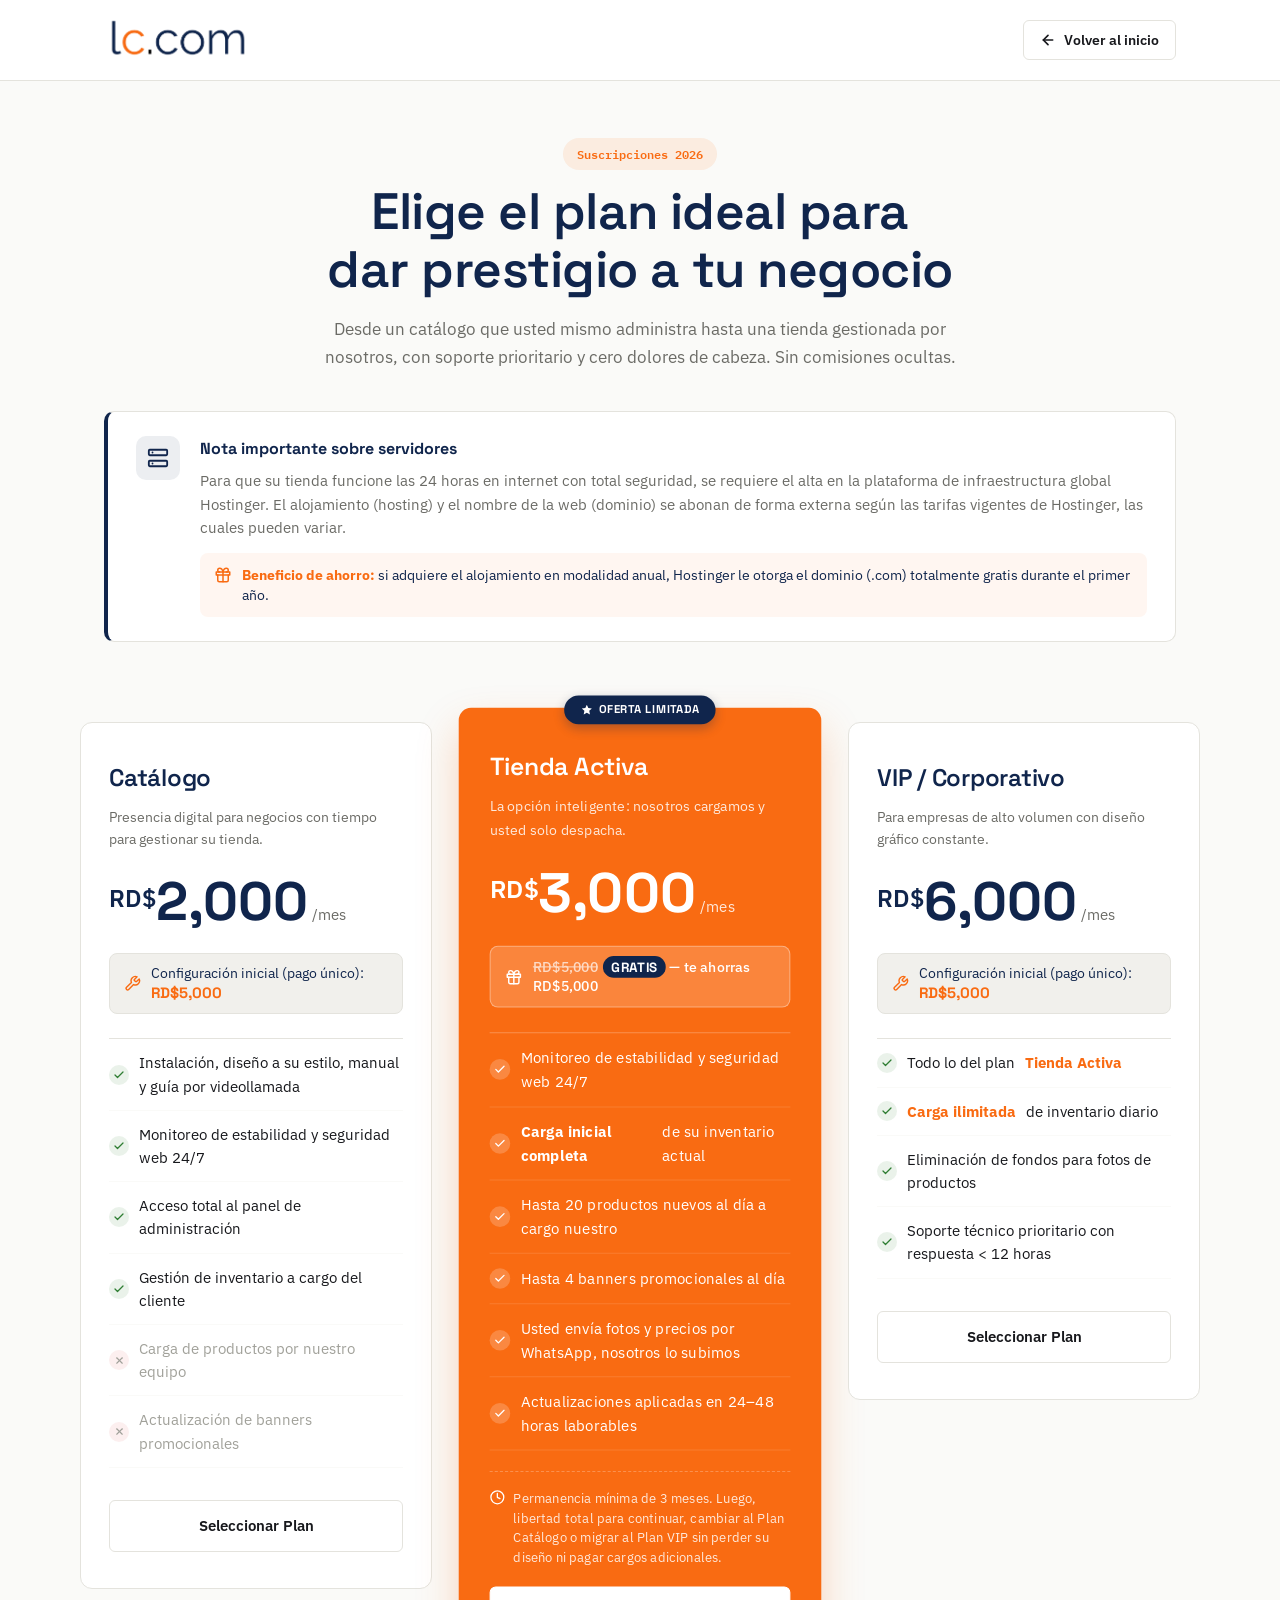
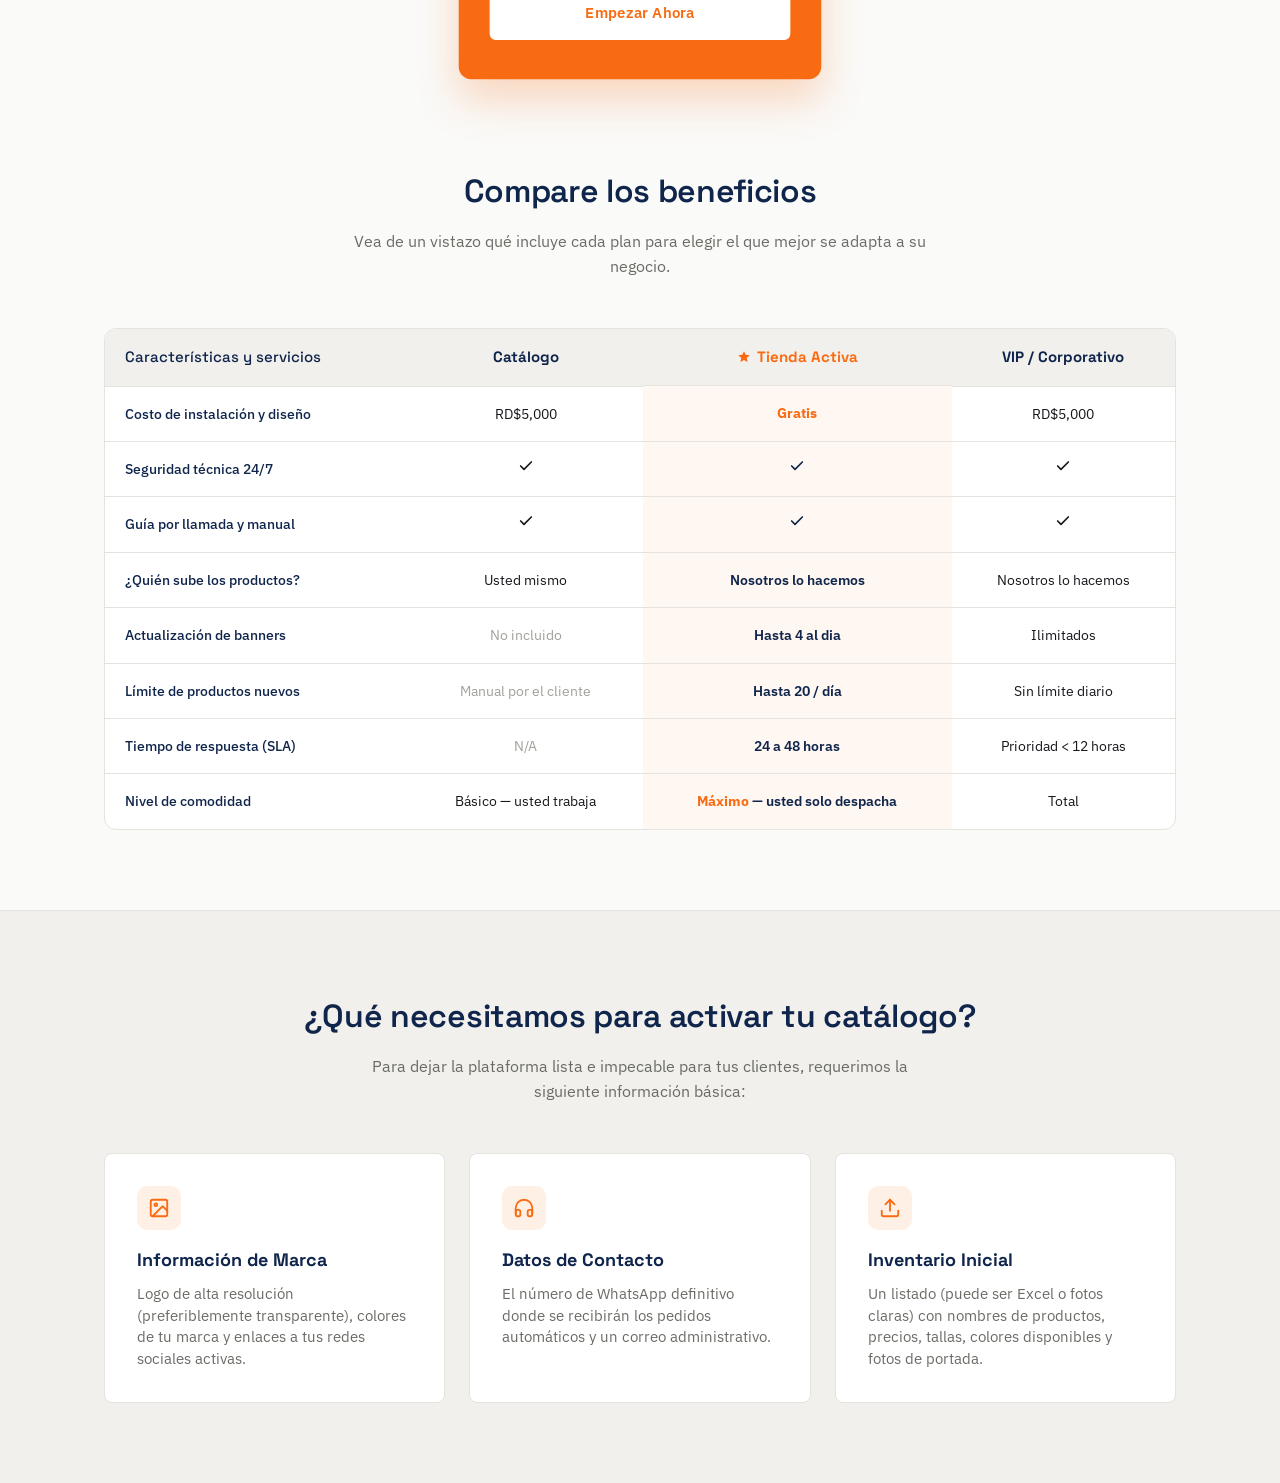
<file: precios.html>
<!DOCTYPE html>
<html lang="es">

<head>
    <meta charset="UTF-8">
    <meta name="viewport" content="width=device-width, initial-scale=1.0">
    <title>Planes y Suscripciones — Catálogo</title>

    <link rel="preconnect" href="https://fonts.googleapis.com">
    <link rel="preconnect" href="https://fonts.gstatic.com" crossorigin>
    <link href="https://fonts.googleapis.com/css2?family=Space+Grotesk:wght@400;500;600;700&family=IBM+Plex+Sans:wght@400;500;600&family=IBM+Plex+Mono:wght@500&display=swap" rel="stylesheet">

    <link rel="icon" type="image/png" href="img/logopg.jpeg">
    <link rel="stylesheet" href="style.css">
    <!-- Estilos específicos de esta página para no ensuciar tu style.css principal -->
    <link rel="stylesheet" href="precios.css">
</head>

<body class="pricing-page">

    <!-- ============ HEADER DE RETORNO ============ -->
    <header class="pricing-header">
        <div class="pricing-container header-flex">
            <a href="index.html" class="back-brand">
                <img src="img/logo3.png" alt="Logo" class="brand-logo-pricing">
            </a>
            <a href="index.html" class="btn btn-outline btn-sm">
                <svg class="icon" width="16" height="16" viewBox="0 0 24 24" fill="none" stroke="currentColor" stroke-width="2.5" stroke-linecap="round" stroke-linejoin="round"><line x1="19" y1="12" x2="5" y2="12"/><polyline points="12 19 5 12 12 5"/></svg>
                <span>Volver al inicio</span>
            </a>
        </div>
    </header>

    <!-- ============ HERO PRECIOS ============ -->
    <section class="pricing-hero">
        <div class="pricing-container text-center">
            <span class="badge">Suscripciones 2026</span>
            <h1 class="hero-title-pricing">Elige el plan ideal para <br>dar prestigio a tu negocio</h1>
            <p class="hero-subtitle-pricing">Desde un catálogo que usted mismo administra hasta una tienda gestionada por nosotros, con soporte prioritario y cero dolores de cabeza. Sin comisiones ocultas.</p>
        </div>
    </section>

    <!-- ============ NOTA DE INFRAESTRUCTURA (TRANSVERSAL) ============ -->
    <section class="infra-note-section">
        <div class="pricing-container">
            <div class="infra-note">
                <div class="infra-note-icon">
                    <svg viewBox="0 0 24 24" fill="none" stroke="currentColor" stroke-width="2" stroke-linecap="round" stroke-linejoin="round"><rect x="2" y="3" width="20" height="6" rx="1"/><rect x="2" y="15" width="20" height="6" rx="1"/><line x1="6" y1="6" x2="6.01" y2="6"/><line x1="6" y1="18" x2="6.01" y2="18"/></svg>
                </div>
                <div class="infra-note-content">
                    <h4>Nota importante sobre servidores</h4>
                    <p>Para que su tienda funcione las 24 horas en internet con total seguridad, se requiere el alta en la plataforma de infraestructura global Hostinger. El alojamiento (hosting) y el nombre de la web (dominio) se abonan de forma externa
                        según las tarifas vigentes de Hostinger, las cuales pueden variar.</p>
                    <div class="infra-note-tip">
                        <svg viewBox="0 0 24 24" fill="none" stroke="currentColor" stroke-width="2" stroke-linecap="round" stroke-linejoin="round"><rect x="3" y="8" width="18" height="4"/><path d="M12 8v13"/><path d="M19 12v7a2 2 0 0 1-2 2H7a2 2 0 0 1-2-2v-7"/><path d="M7.5 8a2.5 2.5 0 0 1 0-5C11 3 12 8 12 8s1-5 4.5-5a2.5 2.5 0 0 1 0 5"/></svg>
                        <span><strong>Beneficio de ahorro:</strong> si adquiere el alojamiento en modalidad anual, Hostinger le otorga el dominio (.com) totalmente gratis durante el primer año.</span>
                    </div>
                </div>
            </div>
        </div>
    </section>

    <!-- ============ TARJETAS DE PRECIOS ============ -->
    <section class="pricing-section">
        <div class="pricing-container grid-three-columns">

            <!-- PLAN CATÁLOGO -->
            <div class="pricing-card">
                <div class="card-header">
                    <h3>Catálogo</h3>
                    <p class="card-desc">Presencia digital para negocios con tiempo para gestionar su tienda.</p>
                    <div class="price-box">
                        <span class="currency">RD$</span>
                        <span class="price">2,000</span>
                        <span class="period">/mes</span>
                    </div>
                    <div class="setup-price">
                        <svg class="icon" viewBox="0 0 24 24" fill="none" stroke="currentColor" stroke-width="2" stroke-linecap="round" stroke-linejoin="round"><path d="M14.7 6.3a1 1 0 0 0 0 1.4l1.6 1.6a1 1 0 0 0 1.4 0l3.77-3.77a6 6 0 0 1-7.94 7.94l-6.91 6.91a2.12 2.12 0 0 1-3-3l6.91-6.91a6 6 0 0 1 7.94-7.94l-3.76 3.76z"/></svg>
                        <span>Configuración inicial (pago único): <strong>RD$5,000</strong></span>
                    </div>
                </div>
                <div class="card-body">
                    <ul class="features-list">
                        <li><span class="icon check"><svg viewBox="0 0 24 24" fill="none" stroke="currentColor" stroke-width="2.5" stroke-linecap="round" stroke-linejoin="round"><polyline points="20 6 9 17 4 12"/></svg></span> Instalación, diseño a su estilo,
                            manual y guía por videollamada</li>
                        <li><span class="icon check"><svg viewBox="0 0 24 24" fill="none" stroke="currentColor" stroke-width="2.5" stroke-linecap="round" stroke-linejoin="round"><polyline points="20 6 9 17 4 12"/></svg></span> Monitoreo de estabilidad y seguridad
                            web 24/7</li>
                        <li><span class="icon check"><svg viewBox="0 0 24 24" fill="none" stroke="currentColor" stroke-width="2.5" stroke-linecap="round" stroke-linejoin="round"><polyline points="20 6 9 17 4 12"/></svg></span> Acceso total al panel de administración</li>
                        <li><span class="icon check"><svg viewBox="0 0 24 24" fill="none" stroke="currentColor" stroke-width="2.5" stroke-linecap="round" stroke-linejoin="round"><polyline points="20 6 9 17 4 12"/></svg></span> Gestión de inventario a cargo
                            del cliente</li>
                        <li class="disabled"><span class="icon cross"><svg viewBox="0 0 24 24" fill="none" stroke="currentColor" stroke-width="2.5" stroke-linecap="round" stroke-linejoin="round"><line x1="18" y1="6" x2="6" y2="18"/><line x1="6" y1="6" x2="18" y2="18"/></svg></span>                            Carga de productos por nuestro equipo</li>
                        <li class="disabled"><span class="icon cross"><svg viewBox="0 0 24 24" fill="none" stroke="currentColor" stroke-width="2.5" stroke-linecap="round" stroke-linejoin="round"><line x1="18" y1="6" x2="6" y2="18"/><line x1="6" y1="6" x2="18" y2="18"/></svg></span>                            Actualización de banners promocionales</li>
                    </ul>
                </div>
                <div class="card-footer">
                    <a href="https://wa.me/18493873901?text=Hola,%20quiero%20el%20Plan%20Cat%C3%A1logo" target="_blank" class="btn btn-outline full-width">Seleccionar Plan</a>
                </div>
            </div>

            <!-- PLAN TIENDA ACTIVA (ESTILO HOSTINGER: DESTACADO) -->
            <div class="pricing-card popular">
                <span class="ribbon">
                    <svg viewBox="0 0 24 24" fill="currentColor"><path d="M12 2l2.9 6.3 6.9.8-5.1 4.7 1.4 6.9-6.1-3.4-6.1 3.4 1.4-6.9-5.1-4.7 6.9-.8z"/></svg>
                    OFERTA LIMITADA
                </span>
                <div class="card-header">
                    <h3>Tienda Activa</h3>
                    <p class="card-desc">La opción inteligente: nosotros cargamos y usted solo despacha.</p>
                    <div class="price-box">
                        <span class="currency">RD$</span>
                        <span class="price">3,000</span>
                        <span class="period">/mes</span>
                    </div>
                    <div class="setup-price setup-free">
                        <svg class="icon" viewBox="0 0 24 24" fill="none" stroke="currentColor" stroke-width="2" stroke-linecap="round" stroke-linejoin="round"><rect x="3" y="8" width="18" height="4"/><path d="M12 8v13"/><path d="M19 12v7a2 2 0 0 1-2 2H7a2 2 0 0 1-2-2v-7"/><path d="M7.5 8a2.5 2.5 0 0 1 0-5C11 3 12 8 12 8s1-5 4.5-5a2.5 2.5 0 0 1 0 5"/></svg>
                        <span><span class="setup-old-price">RD$5,000</span> <strong>GRATIS</strong> — te ahorras RD$5,000</span>
                    </div>
                </div>
                <div class="card-body">
                    <ul class="features-list">
                        <li><span class="icon check"><svg viewBox="0 0 24 24" fill="none" stroke="currentColor" stroke-width="2.5" stroke-linecap="round" stroke-linejoin="round"><polyline points="20 6 9 17 4 12"/></svg></span> Monitoreo de estabilidad y seguridad
                            web 24/7</li>
                        <li><span class="icon check"><svg viewBox="0 0 24 24" fill="none" stroke="currentColor" stroke-width="2.5" stroke-linecap="round" stroke-linejoin="round"><polyline points="20 6 9 17 4 12"/></svg></span> <strong>Carga inicial completa</strong>                            de su inventario actual</li>
                        <li><span class="icon check"><svg viewBox="0 0 24 24" fill="none" stroke="currentColor" stroke-width="2.5" stroke-linecap="round" stroke-linejoin="round"><polyline points="20 6 9 17 4 12"/></svg></span> Hasta 20 productos nuevos al
                            día a cargo nuestro</li>
                        <li><span class="icon check"><svg viewBox="0 0 24 24" fill="none" stroke="currentColor" stroke-width="2.5" stroke-linecap="round" stroke-linejoin="round"><polyline points="20 6 9 17 4 12"/></svg></span> Hasta 4 banners promocionales
                            al día </li>
                        <li><span class="icon check"><svg viewBox="0 0 24 24" fill="none" stroke="currentColor" stroke-width="2.5" stroke-linecap="round" stroke-linejoin="round"><polyline points="20 6 9 17 4 12"/></svg></span> Usted envía fotos y precios
                            por WhatsApp, nosotros lo subimos</li>
                        <li><span class="icon check"><svg viewBox="0 0 24 24" fill="none" stroke="currentColor" stroke-width="2.5" stroke-linecap="round" stroke-linejoin="round"><polyline points="20 6 9 17 4 12"/></svg></span> Actualizaciones aplicadas en
                            24–48 horas laborables</li>
                    </ul>
                    <p class="card-condition">
                        <svg class="icon" viewBox="0 0 24 24" fill="none" stroke="currentColor" stroke-width="2" stroke-linecap="round" stroke-linejoin="round"><circle cx="12" cy="12" r="10"/><polyline points="12 6 12 12 16 14"/></svg> Permanencia mínima
                        de 3 meses. Luego, libertad total para continuar, cambiar al Plan Catálogo o migrar al Plan VIP sin perder su diseño ni pagar cargos adicionales.
                    </p>
                </div>
                <div class="card-footer">
                    <a href="https://wa.me/18493873901?text=Hola,%20quiero%20el%20Plan%20Tienda%20Activa" target="_blank" class="btn btn-primary full-width">Empezar Ahora</a>
                </div>
            </div>

            <!-- PLAN VIP / CORPORATIVO -->
            <div class="pricing-card">
                <div class="card-header">
                    <h3>VIP / Corporativo</h3>
                    <p class="card-desc">Para empresas de alto volumen con diseño gráfico constante.</p>
                    <div class="price-box">
                        <span class="currency">RD$</span>
                        <span class="price">6,000</span>
                        <span class="period">/mes</span>
                    </div>
                    <div class="setup-price">
                        <svg class="icon" viewBox="0 0 24 24" fill="none" stroke="currentColor" stroke-width="2" stroke-linecap="round" stroke-linejoin="round"><path d="M14.7 6.3a1 1 0 0 0 0 1.4l1.6 1.6a1 1 0 0 0 1.4 0l3.77-3.77a6 6 0 0 1-7.94 7.94l-6.91 6.91a2.12 2.12 0 0 1-3-3l6.91-6.91a6 6 0 0 1 7.94-7.94l-3.76 3.76z"/></svg>
                        <span>Configuración inicial (pago único): <strong>RD$5,000</strong></span>
                    </div>
                </div>
                <div class="card-body">
                    <ul class="features-list">
                        <li><span class="icon check"><svg viewBox="0 0 24 24" fill="none" stroke="currentColor" stroke-width="2.5" stroke-linecap="round" stroke-linejoin="round"><polyline points="20 6 9 17 4 12"/></svg></span> Todo lo del plan <strong>Tienda Activa</strong></li>
                        <li><span class="icon check"><svg viewBox="0 0 24 24" fill="none" stroke="currentColor" stroke-width="2.5" stroke-linecap="round" stroke-linejoin="round"><polyline points="20 6 9 17 4 12"/></svg></span> <strong>Carga ilimitada</strong>                            de inventario diario</li>

                        <li><span class="icon check"><svg viewBox="0 0 24 24" fill="none" stroke="currentColor" stroke-width="2.5" stroke-linecap="round" stroke-linejoin="round"><polyline points="20 6 9 17 4 12"/></svg></span> Eliminación de fondos para fotos
                            de productos</li>
                        <li><span class="icon check"><svg viewBox="0 0 24 24" fill="none" stroke="currentColor" stroke-width="2.5" stroke-linecap="round" stroke-linejoin="round"><polyline points="20 6 9 17 4 12"/></svg></span> Soporte técnico prioritario
                            con respuesta &lt; 12 horas</li>
                    </ul>
                </div>
                <div class="card-footer">
                    <a href="https://wa.me/18493873901?text=Hola,%20quiero%20el%20Plan%20VIP%20Corporativo" target="_blank" class="btn btn-outline full-width">Seleccionar Plan</a>
                </div>
            </div>

        </div>
    </section>

    <!-- ============ TABLA COMPARATIVA ============ -->
    <section class="comparison-section">
        <div class="pricing-container">
            <div class="text-center section-header">
                <h2>Compare los beneficios</h2>
                <p>Vea de un vistazo qué incluye cada plan para elegir el que mejor se adapta a su negocio.</p>
            </div>

            <div class="comparison-table-wrap">
                <table class="comparison-table">
                    <thead>
                        <tr>
                            <th class="col-feature">Características y servicios</th>
                            <th>Catálogo</th>
                            <th class="col-popular">
                                <svg class="icon" viewBox="0 0 24 24" fill="currentColor"><path d="M12 2l2.9 6.3 6.9.8-5.1 4.7 1.4 6.9-6.1-3.4-6.1 3.4 1.4-6.9-5.1-4.7 6.9-.8z"/></svg> Tienda Activa
                            </th>
                            <th>VIP / Corporativo</th>
                        </tr>
                    </thead>
                    <tbody>
                        <tr>
                            <td class="col-feature">Costo de instalación y diseño</td>
                            <td>RD$5,000</td>
                            <td class="col-popular"><strong>Gratis</strong></td>
                            <td>RD$5,000</td>
                        </tr>
                        <tr>
                            <td class="col-feature">Seguridad técnica 24/7</td>
                            <td><span class="icon check"><svg viewBox="0 0 24 24" fill="none" stroke="currentColor" stroke-width="2.5" stroke-linecap="round" stroke-linejoin="round"><polyline points="20 6 9 17 4 12"/></svg></span></td>
                            <td class="col-popular"><span class="icon check"><svg viewBox="0 0 24 24" fill="none" stroke="currentColor" stroke-width="2.5" stroke-linecap="round" stroke-linejoin="round"><polyline points="20 6 9 17 4 12"/></svg></span></td>
                            <td><span class="icon check"><svg viewBox="0 0 24 24" fill="none" stroke="currentColor" stroke-width="2.5" stroke-linecap="round" stroke-linejoin="round"><polyline points="20 6 9 17 4 12"/></svg></span></td>
                        </tr>
                        <tr>
                            <td class="col-feature">Guía por llamada y manual</td>
                            <td><span class="icon check"><svg viewBox="0 0 24 24" fill="none" stroke="currentColor" stroke-width="2.5" stroke-linecap="round" stroke-linejoin="round"><polyline points="20 6 9 17 4 12"/></svg></span></td>
                            <td class="col-popular"><span class="icon check"><svg viewBox="0 0 24 24" fill="none" stroke="currentColor" stroke-width="2.5" stroke-linecap="round" stroke-linejoin="round"><polyline points="20 6 9 17 4 12"/></svg></span></td>
                            <td><span class="icon check"><svg viewBox="0 0 24 24" fill="none" stroke="currentColor" stroke-width="2.5" stroke-linecap="round" stroke-linejoin="round"><polyline points="20 6 9 17 4 12"/></svg></span></td>
                        </tr>
                        <tr>
                            <td class="col-feature">¿Quién sube los productos?</td>
                            <td>Usted mismo</td>
                            <td class="col-popular">Nosotros lo hacemos</td>
                            <td>Nosotros lo hacemos</td>
                        </tr>
                        <tr>
                            <td class="col-feature">Actualización de banners</td>
                            <td class="muted">No incluido</td>
                            <td class="col-popular">Hasta 4 al dia</td>
                            <td>Ilimitados</td>
                        </tr>
                        <tr>
                            <td class="col-feature">Límite de productos nuevos</td>
                            <td class="muted">Manual por el cliente</td>
                            <td class="col-popular">Hasta 20 / día</td>
                            <td>Sin límite diario</td>
                        </tr>
                        <tr>
                            <td class="col-feature">Tiempo de respuesta (SLA)</td>
                            <td class="muted">N/A</td>
                            <td class="col-popular">24 a 48 horas</td>
                            <td>Prioridad &lt; 12 horas</td>
                        </tr>
                        <tr>
                            <td class="col-feature">Nivel de comodidad</td>
                            <td>Básico — usted trabaja</td>
                            <td class="col-popular"><strong>Máximo</strong> — usted solo despacha</td>
                            <td>Total</td>
                        </tr>
                    </tbody>
                </table>
            </div>
        </div>
    </section>

    <!-- ============ DATOS NECESARIOS (REQUISITOS) ============ -->
    <section class="requirements-section">
        <div class="pricing-container">
            <div class="text-center section-header">
                <h2>¿Qué necesitamos para activar tu catálogo?</h2>
                <p>Para dejar la plataforma lista e impecable para tus clientes, requerimos la siguiente información básica:</p>
            </div>

            <div class="requirements-grid">
                <div class="req-card">
                    <div class="req-icon">
                        <svg viewBox="0 0 24 24" fill="none" stroke="currentColor" stroke-width="2" stroke-linecap="round" stroke-linejoin="round"><rect x="3" y="3" width="18" height="18" rx="2"/><circle cx="8.5" cy="8.5" r="1.5"/><path d="M21 15l-5-5L5 21"/></svg>
                    </div>
                    <h4>Información de Marca</h4>
                    <p>Logo de alta resolución (preferiblemente transparente), colores de tu marca y enlaces a tus redes sociales activas.</p>
                </div>
                <div class="req-card">
                    <div class="req-icon">
                        <svg viewBox="0 0 24 24" fill="none" stroke="currentColor" stroke-width="2" stroke-linecap="round" stroke-linejoin="round"><path d="M3 18v-6a9 9 0 0 1 18 0v6"/><path d="M21 19a2 2 0 0 1-2 2h-1a2 2 0 0 1-2-2v-3a2 2 0 0 1 2-2h3zM3 19a2 2 0 0 0 2 2h1a2 2 0 0 0 2-2v-3a2 2 0 0 0-2-2H3z"/></svg>
                    </div>
                    <h4>Datos de Contacto</h4>
                    <p>El número de WhatsApp definitivo donde se recibirán los pedidos automáticos y un correo administrativo.</p>
                </div>
                <div class="req-card">
                    <div class="req-icon">
                        <svg viewBox="0 0 24 24" fill="none" stroke="currentColor" stroke-width="2" stroke-linecap="round" stroke-linejoin="round"><path d="M21 15v4a2 2 0 0 1-2 2H5a2 2 0 0 1-2-2v-4"/><polyline points="17 8 12 3 7 8"/><line x1="12" y1="3" x2="12" y2="15"/></svg>
                    </div>
                    <h4>Inventario Inicial</h4>
                    <p>Un listado (puede ser Excel o fotos claras) con nombres de productos, precios, tallas, colores disponibles y fotos de portada.</p>
                </div>
            </div>
        </div>
    </section>

</body>

</html>
</file>
<file: style.css>
/* ==========================================================================
   TOKENS
   ========================================================================== */

:root {
    --bg: #FAFAF8;
    --bg-alt: #F1F0EC;
    --ink: #17181C;
    --muted: #6B6B66;
    --line: #E4E3DD;
    --accent: #10254c;
    /* azul del hero — marca, estructura */
    --accent-2: #f96b12;
    /* naranja del hero — estado activo / "estás aquí" */
    --white: #FFFFFF;
    --font-display: 'Space Grotesk', sans-serif;
    --font-body: 'IBM Plex Sans', sans-serif;
    --font-mono: 'IBM Plex Mono', monospace;
    --container: 1120px;
    --radius: 6px;
}

* {
    box-sizing: border-box;
}

html {
    scroll-behavior: smooth;
    scroll-padding-top: 84px;
}

body {
    margin: 0;
    background: var(--bg);
    color: var(--ink);
    font-family: var(--font-body);
    font-size: 16px;
    line-height: 1.6;
    -webkit-font-smoothing: antialiased;
}

img,
video {
    max-width: 100%;
    display: block;
}

h1,
h2,
h3 {
    font-family: var(--font-display);
    font-weight: 600;
    margin: 0;
    letter-spacing: -0.01em;
}

a {
    color: inherit;
    text-decoration: none;
}

@media (prefers-reduced-motion: reduce) {
    * {
        animation-duration: 0.001ms !important;
        transition-duration: 0.001ms !important;
        scroll-behavior: auto !important;
    }
}


/* ==========================================================================
   UTILIDADES
   ========================================================================== */

.section-inner,
.header-inner,
.footer-inner {
    max-width: var(--container);
    margin: 0 auto;
    padding: 0 24px;
}

.tag {
    font-family: var(--font-mono);
    font-size: 12.5px;
    letter-spacing: 0.06em;
    color: var(--accent-2);
    margin: 0 0 14px;
}

.btn {
    display: inline-flex;
    align-items: center;
    gap: 8px;
    padding: 13px 26px;
    border-radius: var(--radius);
    font-family: var(--font-body);
    font-weight: 600;
    font-size: 15px;
    border: 1px solid transparent;
    cursor: pointer;
    transition: transform .15s ease, background .15s ease, border-color .15s ease;
}

.btn:hover {
    transform: translateY(-1px);
}

.btn:focus-visible {
    outline: 2px solid var(--accent);
    outline-offset: 2px;
}

.btn-primary {
    background: var(--ink);
    color: var(--white);
}

.btn-primary:hover {
    background: var(--accent);
}

.btn-outline {
    background: transparent;
    color: var(--ink);
    border-color: var(--line);
}

.btn-outline:hover {
    border-color: var(--ink);
}

.btn-lg {
    padding: 15px 32px;
    font-size: 16px;
    margin-top: 28px;
}

.btn-icon {
    width: 18px;
    height: 18px;
    display: inline-flex;
}

.btn-icon svg {
    width: 100%;
    height: 100%;
}


/* ==========================================================================
   HEADER
   ========================================================================== */

.site-header {
    position: sticky;
    top: 0;
    z-index: 100;
    background: rgba(250, 250, 248, 0.9);
    backdrop-filter: blur(8px);
    border-bottom: 1px solid var(--accent);
}

.header-inner {
    display: flex;
    align-items: center;
    justify-content: space-between;
    height: 72px;
}

.brand-logo {
    height: 72px;
    width: 190px;
    align-self: flex-start;
}

.nav-desktop {
    display: none;
    gap: 32px;
}

.nav-desktop a {
    font-size: 14.5px;
    font-weight: 500;
    color: var(--accent);
    position: relative;
    padding: 4px 0;
    transition: color .15s ease;
}

.nav-desktop a:hover {
    color: var(--accent-2);
}

.nav-desktop a::after {
    content: "";
    position: absolute;
    left: 0;
    bottom: -2px;
    width: 0;
    height: 1px;
    background: var(--accent-2);
    transition: width .2s ease;
}

.nav-desktop a:hover::after {
    width: 100%;
}

.header-actions {
    display: flex;
    align-items: center;
    gap: 16px;
}


/* Selector cliente/admin */

.mode-switch {
    display: none;
    border: 1px solid var(--accent);
    border-radius: 999px;
    padding: 3px;
    gap: 2px;
}

.mode-btn {
    border: none;
    background: transparent;
    font-family: var(--font-mono);
    font-size: 11.5px;
    letter-spacing: 0.03em;
    padding: 6px 14px;
    border-radius: 999px;
    color: var(--accent);
    cursor: pointer;
}

.mode-btn.is-active {
    background: var(--accent-2);
    color: var(--white);
}

.mode-switch--mobile {
    display: flex;
    margin-top: 20px;
    width: fit-content;
}


/* Botón hamburguesa */

.menu-toggle {
    display: flex;
    flex-direction: column;
    justify-content: center;
    gap: 5px;
    width: 32px;
    height: 32px;
    background: none;
    border: none;
    cursor: pointer;
    padding: 0;
}

.menu-toggle span {
    display: block;
    height: 1.5px;
    background: var(--accent);
    transition: transform .25s ease, opacity .25s ease;
}

.menu-toggle[aria-expanded="true"] span:nth-child(1) {
    transform: translateY(6.5px) rotate(45deg);
}

.menu-toggle[aria-expanded="true"] span:nth-child(2) {
    opacity: 0;
}

.menu-toggle[aria-expanded="true"] span:nth-child(3) {
    transform: translateY(-6.5px) rotate(-45deg);
}


/* Menú móvil */

.nav-mobile {
    max-height: 0;
    overflow: hidden;
    display: flex;
    flex-direction: column;
    padding: 0 24px;
    border-top: 1px solid transparent;
    transition: max-height .3s ease, padding .3s ease;
}

.nav-mobile.is-open {
    max-height: 420px;
    padding: 20px 24px 28px;
    border-top-color: var(--accent);
}

.nav-mobile a {
    padding: 12px 0;
    font-size: 16px;
    font-weight: 500;
    color: var(--accent);
    border-bottom: 1px solid var(--line);
    transition: color .15s ease;
}

.nav-mobile a:hover,
.nav-mobile a:active {
    color: var(--accent-2);
}

@media (min-width: 900px) {
    .nav-desktop {
        display: flex;
    }
    .mode-switch {
        display: flex;
    }
    .menu-toggle {
        display: none;
    }
    .nav-mobile {
        display: none;
    }
}


/* ==========================================================================
   HERO
   ========================================================================== */

.hero {
    position: relative;
    padding: 96px 24px 80px;
    overflow: hidden;
}

.hero-inner {
    max-width: 640px;
    margin: 0 auto;
    text-align: center;
    position: relative;
    z-index: 2;
}

.eyebrow {
    display: inline-flex;
    align-items: center;
    gap: 8px;
    font-size: 12.5px;
    letter-spacing: 0.05em;
    color: var(--muted);
    margin: 0 0 24px;
}

.eyebrow-dot {
    width: 6px;
    height: 6px;
    border-radius: 50%;
    background: var(--accent-2);
}

.hero-title {
    font-size: clamp(2.4rem, 6vw, 3.6rem);
    line-height: 1.08;
    margin-bottom: 20px;
    color: var(--accent);
}

.hero-subtitle {
    color: var(--accent);
}

strong {
    color: var(--accent-2);
}

.btni {
    font-size: 17px;
    background-color: var(--accent-2);
}

.hero-grid {
    position: absolute;
    inset: 0;
    display: grid;
    grid-template-columns: repeat(6, 1fr);
    opacity: 0.5;
    z-index: 1;
    pointer-events: none;
}

.hero-cell {
    border-right: 1px solid var(--line);
}

.hero-cell:last-child {
    border-right: none;
}

@media (min-width: 700px) {
    .hero {
        padding: 140px 24px 110px;
    }
}


/* ==========================================================================
   SECCIONES
   ========================================================================== */

.section {
    padding: 88px 0;
    border-bottom: 1px solid var(--line);
}

.section--alt {
    background: var(--bg-alt);
}

.section-title {
    font-size: clamp(1.7rem, 3.4vw, 2.3rem);
    line-height: 1.2;
    max-width: 720px;
    margin-bottom: 16px;
}

.section-text {
    color: var(--muted);
    max-width: 560px;
    font-size: 16px;
    margin-bottom: 44px;
}


/* ==========================================================================
   CARRUSEL
   ========================================================================== */

.carousel {
    position: relative;
}

.carousel-viewport {
    overflow: hidden;
    border-radius: var(--radius);
    border: 1px solid var(--line);
    position: relative;
    clip-path: polygon(0 0, calc(100% - 22px) 0, 100% 22px, 100% 100%, 0 100%);
}

.carousel-track {
    display: flex;
    transition: transform .4s ease;
}

.carousel-slide {
    flex: 0 0 100%;
    background: var(--white);
}

.carousel-slide img {
    width: 100%;
    height: auto;
    aspect-ratio: 16/10;
    object-fit: cover;
}

.carousel-slide.testimonial {
    padding: 56px 48px;
    min-height: 220px;
    display: flex;
    flex-direction: column;
    justify-content: center;
}

.testimonial-quote {
    font-family: var(--font-display);
    font-size: clamp(1.15rem, 2.4vw, 1.5rem);
    font-weight: 500;
    margin: 0 0 20px;
}

.testimonial-name {
    font-family: var(--font-mono);
    font-size: 13px;
    color: var(--muted);
    margin: 0;
}

.carousel-arrow {
    position: absolute;
    top: 50%;
    transform: translateY(-50%);
    width: 40px;
    height: 40px;
    border-radius: 50%;
    border: 1px solid var(--line);
    background: var(--bg);
    color: var(--ink);
    font-size: 20px;
    line-height: 1;
    cursor: pointer;
    display: flex;
    align-items: center;
    justify-content: center;
    transition: background .15s ease, border-color .15s ease;
}

.carousel-arrow:hover {
    background: var(--accent);
    color: var(--white);
    border-color: var(--accent);
}

.carousel-arrow--prev {
    left: -20px;
}

.carousel-arrow--next {
    right: -20px;
}

.carousel-dots {
    display: flex;
    justify-content: center;
    gap: 8px;
    margin-top: 24px;
}

.carousel-dot {
    width: 7px;
    height: 7px;
    border-radius: 50%;
    border: none;
    background: var(--line);
    cursor: pointer;
    padding: 0;
    transition: background .15s ease, transform .15s ease;
}

.carousel-dot.is-active {
    background: var(--accent-2);
    transform: scale(1.25);
}

@media (max-width: 640px) {
    .carousel-arrow {
        width: 34px;
        height: 34px;
    }
    .carousel-arrow--prev {
        left: 6px;
    }
    .carousel-arrow--next {
        right: 6px;
    }
    .carousel-slide.testimonial {
        padding: 40px 28px;
    }
}


/* ==========================================================================
   DEMO
   ========================================================================== */

.demo-media {
    border-radius: var(--radius);
    overflow: hidden;
    border: 1px solid var(--line);
    margin-bottom: 8px;
    background: var(--ink);
}

.demo-media video {
    width: 100%;
}


/* ==========================================================================
   INFORMACIÓN
   ========================================================================== */

.info-grid {
    display: grid;
    grid-template-columns: 1fr;
    gap: 1px;
    background: var(--line);
    border: 1px solid var(--line);
}

.info-card {
    background: var(--bg);
    padding: 32px;
}

.info-card-code {
    font-family: var(--font-mono);
    font-size: 12px;
    color: var(--accent);
    margin: 0 0 12px;
}

.info-card h3 {
    font-size: 18px;
    margin-bottom: 8px;
}

.info-card p {
    color: var(--muted);
    font-size: 14.5px;
    margin: 0;
}

@media (min-width: 700px) {
    .info-grid {
        grid-template-columns: repeat(2, 1fr);
    }
}


/* ==========================================================================
   CONTACTO
   ========================================================================== */

.contact-buttons {
    display: flex;
    flex-wrap: wrap;
    gap: 14px;
}


/* ==========================================================================
   FOOTER
   ========================================================================== */

.site-footer {
    padding: 40px 0;
}

.footer-inner {
    display: flex;
    align-items: center;
    justify-content: space-between;
    flex-wrap: wrap;
    gap: 16px;
}

.footer-logo {
    height: 200px;
    width: 500px;
    align-self: flex-start;
}

.btn2 {
    background-color: #007bff;
}

.section-title {
    color: #10254c;
}


/* Asegura que la pista del carrusel use flexbox para poner los slides en fila */

.carousel-track {
    display: flex;
    transition: transform 0.3s ease-in-out;
    /* Suaviza el movimiento */
}


/* Cada slide debe ocupar el 100% del ancho del contenedor visible y no achicarse */

.carousel-slide {
    min-width: 100%;
    flex-shrink: 0;
    display: flex;
    flex-direction: column;
    align-items: center;
    gap: 1.5rem;
    /* Espaciado entre el video y el botón */
}


/* ==========================================================================
   DEMO - CORRECCIÓN DE VIDEO RESPONSIVO (PC Y MÓVIL)
   ========================================================================== */

.demo-media {
    border-radius: var(--radius);
    overflow: hidden;
    border: 1px solid var(--line);
    margin-bottom: 8px;
    background: #000000;
    /* Asegura un fondo neutro en la carga */
    width: 100%;
    max-width: 800px;
    /* Evita que el video sea gigante en PC */
    margin-left: auto;
    /* Centra el contenedor del video */
    margin-right: auto;
    box-shadow: 0 10px 30px rgba(0, 0, 0, 0.05);
}

.demo-media video {
    width: 100%;
    height: auto;
    max-height: 700px;
    /* Altura máxima perfecta para pantallas de laptop/escritorio */
    object-fit: cover;
    /* ¡CLAVE! Elimina las franjas negras recortando sutilmente los bordes */
    display: block;
}


/* Ajuste específico para el carrusel de demos */

.carousel-slide {
    min-width: 100%;
    flex-shrink: 0;
    display: flex;
    flex-direction: column;
    align-items: center;
    /* Centra el contenido en el slide */
    gap: 1rem;
}


/* Opcional: reducir margen de los botones debajo del video para mejor armonía */

.slide-footer .btn {
    margin-top: 10px !important;
}


/* Estilo opcional para centrar el botón debajo del video */

.slide-footer {
    text-align: center;
    width: 100%;
}

.lg {
    border-radius: 50%;
    width: 200px;
    height: 200px;
    object-fit: cover;
    margin-bottom: 20px;
    align-self: center;
    justify-self: center;
}


/* ==========================================================================
   SECCIÓN DIVIDIDA (texto a un lado, video/imagen al otro)
   En móvil queda uno debajo del otro; en desktop, lado a lado.
   ========================================================================== */

.split-grid {
    display: grid;
    grid-template-columns: 1fr;
    align-items: center;
    gap: 40px;
}

.split-text .section-title,
.split-text .section-text {
    max-width: none;
}

.split-text .section-text {
    margin-bottom: 0;
}

.split-media {
    width: 100%;
}

@media (min-width: 900px) {
    .split-grid {
        grid-template-columns: 1fr 1fr;
        gap: 64px;
    }
    .split-grid.split-reverse .split-text {
        order: 2;
    }
    .split-grid.split-reverse .split-media {
        order: 1;
    }
}


/* ==========================================================================
   REVEAL AL HACER SCROLL
   ========================================================================== */

.reveal {
    opacity: 0;
    transform: translateY(16px);
    transition: opacity .6s ease, transform .6s ease;
}

.reveal.is-visible {
    opacity: 1;
    transform: translateY(0);
}
</file>
<file: precios.css>
/* ==========================================================================
   ESTILOS EXCLUSIVOS - PLANES Y SUSCRIPCIONES (ESTILO HOSTINGER)
   ========================================================================== */

.pricing-page {
    background-color: #FAFAF8;
}

.pricing-container {
    max-width: 1120px;
    margin: 0 auto;
    padding: 0 24px;
}

.text-center {
    text-align: center;
}

.full-width {
    width: 100%;
    justify-content: center;
}


/* Header de la sección */

.pricing-header {
    background: #ffffff;
    border-bottom: 1px solid #E4E3DD;
    padding: 15px 0;
}

.header-flex {
    display: flex;
    justify-content: space-between;
    align-items: center;
}

.brand-logo-pricing {
    height: 50px;
    width: auto;
    object-fit: contain;
}

.btn-sm {
    padding: 8px 16px;
    font-size: 14px;
}


/* Hero */

.pricing-hero {
    padding: 60px 0 40px;
}

.badge {
    background: rgba(249, 107, 18, 0.1);
    color: #f96b12;
    padding: 6px 14px;
    border-radius: 999px;
    font-family: 'IBM Plex Mono', monospace;
    font-size: 12px;
    font-weight: 600;
}

.hero-title-pricing {
    font-family: 'Space Grotesk', sans-serif;
    color: #10254c;
    font-size: clamp(2.2rem, 5vw, 3.2rem);
    margin: 16px 0;
    line-height: 1.15;
}

.hero-subtitle-pricing {
    max-width: 650px;
    margin: 0 auto;
    color: #6B6B66;
    font-size: 17px;
}


/* Grid de tres columnas */

.grid-three-columns {
    display: grid;
    grid-template-columns: repeat(auto-fit, minmax(300px, 1fr));
    gap: 32px;
    padding: 40px 0 80px;
    align-items: start;
}


/* Tarjetas de Precios */

.pricing-card {
    background: #ffffff;
    border: 1px solid #E4E3DD;
    border-radius: 12px;
    padding: 36px 28px;
    position: relative;
    transition: all 0.3s ease;
}

.pricing-card:hover {
    transform: translateY(-4px);
    box-shadow: 0 20px 40px rgba(16, 37, 76, 0.05);
}


/* Plan Destacado (Estilo Hostinger) */

.pricing-card.popular {
    background: #f96b12;
    border: 2px solid #f96b12;
    box-shadow: 0 20px 40px rgba(249, 107, 18, 0.25);
    transform: scale(1.03);
}

.pricing-card.popular:hover {
    transform: scale(1.03) translateY(-4px);
    box-shadow: 0 24px 48px rgba(249, 107, 18, 0.3);
}

.pricing-card.popular .card-header h3,
.pricing-card.popular .currency,
.pricing-card.popular .price {
    color: #ffffff;
}

.pricing-card.popular .card-desc,
.pricing-card.popular .period {
    color: rgba(255, 255, 255, 0.85);
}

.pricing-card.popular .features-list {
    border-top-color: rgba(255, 255, 255, 0.25);
}

.pricing-card.popular .features-list li {
    color: #ffffff;
    border-bottom-color: rgba(255, 255, 255, 0.12);
}

.pricing-card.popular .features-list li .icon.check {
    background: rgba(255, 255, 255, 0.2);
    color: #ffffff;
}

.pricing-card.popular .setup-price.setup-free {
    background: rgba(255, 255, 255, 0.18);
    color: #ffffff;
}

.pricing-card.popular .setup-price.setup-free svg {
    color: #ffffff;
}

.pricing-card.popular .card-condition {
    color: rgba(255, 255, 255, 0.85);
    border-top-color: rgba(255, 255, 255, 0.25);
}

.pricing-card.popular .card-condition svg {
    color: #ffffff;
}

.pricing-card.popular .ribbon {
    background: #10254c;
    color: #ffffff;
    box-shadow: 0 4px 10px rgba(16, 37, 76, 0.3);
}

.pricing-card.popular .btn-primary {
    background: #ffffff;
    color: #f96b12;
    border-color: #ffffff;
}

.pricing-card.popular .btn-primary:hover {
    background: #10254c;
    color: #ffffff;
    border-color: #10254c;
}

.pricing-card.popular strong,
.pricing-card.popular b {
    color: #ffffff;
}

.ribbon {
    position: absolute;
    top: -14px;
    left: 50%;
    transform: translateX(-50%);
    background: #f96b12;
    color: #ffffff;
    font-family: 'Space Grotesk', sans-serif;
    font-size: 11px;
    font-weight: 700;
    letter-spacing: 0.05em;
    padding: 5px 16px;
    border-radius: 999px;
    box-shadow: 0 4px 10px rgba(249, 107, 18, 0.2);
}

.card-header h3 {
    font-size: 24px;
    color: #10254c;
    margin-bottom: 8px;
}

.card-desc {
    color: #6B6B66;
    font-size: 14px;
    min-height: 42px;
    margin: 0 0 24px 0;
}


/* Caja de Precios */

.price-box {
    display: flex;
    align-items: baseline;
    margin-bottom: 28px;
}

.currency {
    font-size: 24px;
    font-weight: 600;
    color: #10254c;
    align-self: flex-start;
    margin-top: 4px;
}

.price {
    font-family: 'Space Grotesk', sans-serif;
    font-size: 54px;
    font-weight: 700;
    color: #10254c;
    line-height: 1;
}

.period {
    color: #6B6B66;
    font-size: 15px;
    margin-left: 4px;
}


/* Listas de características */

.features-list {
    list-style: none;
    padding: 0;
    margin: 0 0 32px 0;
    border-top: 1px solid #E4E3DD;
}

.features-list li {
    padding: 12px 0;
    border-bottom: 1px solid #FAFAF8;
    font-size: 14.5px;
    display: flex;
    align-items: center;
    gap: 10px;
    color: #17181C;
}

.features-list li.disabled {
    color: #A1A19A;
}

.check {
    color: #2e7d32;
    font-weight: bold;
}

.cross {
    color: #d32f2f;
    font-weight: bold;
}


/* Requisitos */

.requirements-section {
    background-color: #F1F0EC;
    padding: 80px 0;
    border-top: 1px solid #E4E3DD;
}

.section-header h2 {
    font-size: 32px;
    color: #10254c;
    margin-bottom: 12px;
}

.section-header p {
    color: #6B6B66;
    max-width: 600px;
    margin: 0 auto 48px;
}

.requirements-grid {
    display: grid;
    grid-template-columns: repeat(auto-fit, minmax(280px, 1fr));
    gap: 24px;
}

.req-card {
    background: #ffffff;
    padding: 32px;
    border-radius: 8px;
    border: 1px solid #E4E3DD;
}

.req-num {
    font-family: 'IBM Plex Mono', monospace;
    color: #f96b12;
    font-size: 18px;
    font-weight: bold;
    margin-bottom: 16px;
}

.req-card h4 {
    font-family: 'Space Grotesk', sans-serif;
    font-size: 18px;
    margin: 0 0 8px 0;
    color: #10254c;
}

.req-card p {
    font-size: 14.5px;
    color: #6B6B66;
    margin: 0;
    line-height: 1.5;
}


/* ==========================================================================
   ICONOS (SVG en lugar de emojis)
   ========================================================================== */

.icon {
    display: inline-flex;
    align-items: center;
    justify-content: center;
    flex-shrink: 0;
}

.icon svg,
svg.icon {
    width: 16px;
    height: 16px;
    display: block;
}

.header-flex .btn {
    display: inline-flex;
    align-items: center;
    gap: 8px;
    white-space: nowrap;
}

.btn .icon svg {
    width: 14px;
    height: 14px;
}

.features-list .icon {
    width: 20px;
    height: 20px;
    border-radius: 50%;
}

.features-list .icon.check {
    background: rgba(46, 125, 50, 0.1);
    color: #2e7d32;
}

.features-list .icon.check svg {
    width: 12px;
    height: 12px;
}

.features-list .icon.cross {
    background: rgba(211, 47, 47, 0.08);
    color: #A1A19A;
}

.features-list .icon.cross svg {
    width: 11px;
    height: 11px;
}

.features-list li.disabled .icon.cross {
    color: #A1A19A;
}


/* Ya no se usan los textos ✓ / ✕, se reemplazan por .icon */

.check,
.cross {
    color: inherit;
}


/* ==========================================================================
   NOTA DE INFRAESTRUCTURA (TRANSVERSAL)
   ========================================================================== */

.infra-note-section {
    padding: 0 0 40px;
}

.infra-note {
    display: flex;
    gap: 20px;
    background: #ffffff;
    border: 1px solid #E4E3DD;
    border-left: 4px solid #10254c;
    border-radius: 10px;
    padding: 24px 28px;
}

.infra-note-icon {
    flex-shrink: 0;
    width: 44px;
    height: 44px;
    border-radius: 10px;
    background: rgba(16, 37, 76, 0.08);
    color: #10254c;
    display: flex;
    align-items: center;
    justify-content: center;
}

.infra-note-icon svg {
    width: 22px;
    height: 22px;
}

.infra-note-content h4 {
    font-family: 'Space Grotesk', sans-serif;
    font-size: 16px;
    color: #10254c;
    margin: 0 0 8px 0;
}

.infra-note-content p {
    font-size: 14.5px;
    color: #6B6B66;
    line-height: 1.6;
    margin: 0 0 14px 0;
}

.infra-note-tip {
    display: flex;
    align-items: flex-start;
    gap: 10px;
    background: rgba(249, 107, 18, 0.06);
    border-radius: 8px;
    padding: 12px 14px;
    color: #10254c;
    font-size: 13.5px;
    line-height: 1.5;
}

.infra-note-tip svg {
    width: 18px;
    height: 18px;
    color: #f96b12;
    flex-shrink: 0;
    margin-top: 1px;
}


/* ==========================================================================
   PRECIO DE CONFIGURACIÓN (SETUP)
   ========================================================================== */

.setup-price {
    display: flex;
    align-items: center;
    gap: 10px;
    font-size: 13.5px;
    line-height: 1.4;
    color: #10254c;
    background: #F1F0EC;
    border: 1px solid #E4E3DD;
    border-radius: 8px;
    padding: 10px 14px;
    margin-bottom: 24px;
}

.setup-price strong {
    font-family: 'Space Grotesk', sans-serif;
    font-size: 15px;
    font-weight: 700;
}

.setup-price svg {
    width: 17px;
    height: 17px;
    flex-shrink: 0;
    color: #f96b12;
}

.setup-price.setup-free {
    background: rgba(255, 255, 255, 0.18);
    border-color: rgba(255, 255, 255, 0.35);
    color: #ffffff;
    font-weight: 500;
}

.setup-price.setup-free strong {
    background: #10254c;
    color: #ffffff;
    padding: 2px 8px;
    border-radius: 999px;
    font-size: 13px;
    letter-spacing: 0.03em;
}

.setup-old-price {
    text-decoration: line-through;
    opacity: 0.7;
    margin-right: 2px;
}

.setup-price.setup-free svg {
    color: #ffffff;
}

.pricing-card .setup-price {
    margin-top: -4px;
}


/* Ajuste del ribbon con icono */

.ribbon {
    display: inline-flex;
    align-items: center;
    gap: 6px;
}

.ribbon svg {
    width: 12px;
    height: 12px;
}


/* Nota de condición dentro de la tarjeta popular */

.card-condition {
    display: flex;
    align-items: flex-start;
    gap: 8px;
    font-size: 12.5px;
    color: #6B6B66;
    line-height: 1.5;
    margin: -12px 0 20px 0;
    padding-top: 16px;
    border-top: 1px dashed #E4E3DD;
}

.card-condition svg {
    width: 15px;
    height: 15px;
    flex-shrink: 0;
    color: #f96b12;
    margin-top: 1px;
}


/* ==========================================================================
   TABLA COMPARATIVA
   ========================================================================== */

.comparison-section {
    padding: 20px 0 80px;
}

.comparison-table-wrap {
    overflow-x: auto;
    border: 1px solid #E4E3DD;
    border-radius: 12px;
    background: #ffffff;
}

.comparison-table {
    width: 100%;
    border-collapse: collapse;
    min-width: 640px;
    font-size: 14px;
}

.comparison-table th,
.comparison-table td {
    padding: 16px 20px;
    text-align: center;
    border-bottom: 1px solid #E4E3DD;
    color: #17181C;
}

.comparison-table thead th {
    font-family: 'Space Grotesk', sans-serif;
    color: #10254c;
    font-size: 15px;
    background: #F1F0EC;
    white-space: nowrap;
}

.comparison-table th.col-feature,
.comparison-table td.col-feature {
    text-align: left;
    color: #10254c;
    font-weight: 500;
    white-space: nowrap;
}

.comparison-table th.col-popular {
    display: flex;
    align-items: center;
    justify-content: center;
    gap: 6px;
    color: #f96b12;
}

.comparison-table th.col-popular svg {
    width: 14px;
    height: 14px;
}

.comparison-table td.col-popular {
    background: rgba(249, 107, 18, 0.05);
    font-weight: 600;
    color: #10254c;
}

.comparison-table tbody tr:last-child td {
    border-bottom: none;
}

.comparison-table .icon.check {
    margin: 0 auto;
}

.comparison-table td.muted {
    color: #A1A19A;
}


/* ==========================================================================
   ICONOS DE REQUISITOS (reemplazan los números 01/02/03)
   ========================================================================== */

.req-icon {
    width: 44px;
    height: 44px;
    border-radius: 10px;
    background: rgba(249, 107, 18, 0.1);
    color: #f96b12;
    display: flex;
    align-items: center;
    justify-content: center;
    margin-bottom: 16px;
}

.req-icon svg {
    width: 22px;
    height: 22px;
}


/* ==========================================================================
   RESPONSIVE
   ========================================================================== */

@media (max-width: 640px) {
    .infra-note {
        flex-direction: column;
    }
    .pricing-card.popular {
        transform: none;
    }
    .pricing-card.popular:hover {
        transform: translateY(-4px);
    }
    /* Tarjetas un poco más compactas en móvil */
    .pricing-card {
        padding: 26px 22px;
        border-radius: 10px;
    }
    .card-header h3 {
        font-size: 21px;
    }
    .card-desc {
        font-size: 13.5px;
        min-height: 0;
        margin-bottom: 18px;
    }
    .price {
        font-size: 44px;
    }
    .currency {
        font-size: 20px;
    }
    .features-list li {
        padding: 10px 0;
        font-size: 13.5px;
    }
    .setup-price {
        font-size: 12.5px;
        padding: 8px 12px;
    }
    .setup-price strong {
        font-size: 13.5px;
    }
    /* Tabla comparativa: más compacta y con "peek" del siguiente plan para insinuar el deslizamiento */
    .comparison-table-wrap {
        position: relative;
        border-radius: 10px;
    }
    .comparison-table-wrap::after {
        content: "";
        position: absolute;
        top: 0;
        right: 0;
        bottom: 0;
        width: 28px;
        background: linear-gradient(to right, rgba(255, 255, 255, 0), rgba(0, 0, 0, 0.08));
        pointer-events: none;
    }
    .comparison-table {
        min-width: 460px;
        font-size: 12px;
    }
    .comparison-table th,
    .comparison-table td {
        padding: 10px 12px;
    }
    .comparison-table th.col-feature,
    .comparison-table td.col-feature {
        white-space: normal;
        min-width: 110px;
    }
    .comparison-table thead th {
        font-size: 12.5px;
    }
}
</file>
